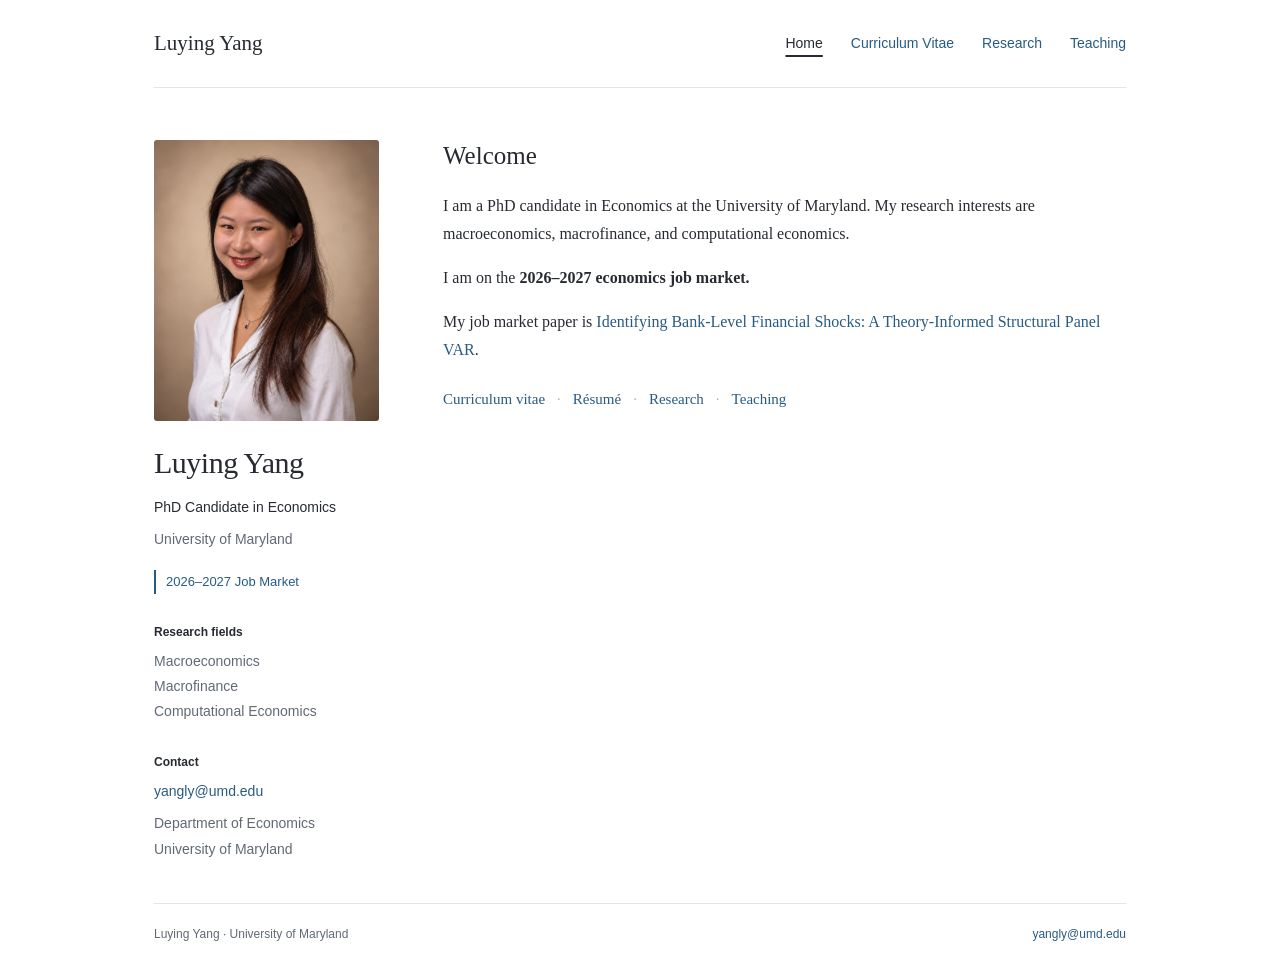
<file: index.html>
<!doctype html>
<html lang="en">
  
<link rel="icon" type="image/png" href="/headshot_Yang.png">

<meta property="og:site_name" content="Luying Yang">

<script type="application/ld+json">
{
  "@context": "https://schema.org",
  "@type": "WebSite",
  "name": "Luying Yang",
  "url": "https://www.luyingyang.com/"
}
</script>
  
<head>
  <meta charset="utf-8">
  <meta name="viewport" content="width=device-width, initial-scale=1">
  <meta name="description" content="Luying Yang, Economics PhD candidate at the University of Maryland, on the 2026–2027 job market.">
  <meta name="theme-color" content="#ffffff">
  <title>Home | Luying Yang</title>
  <link rel="stylesheet" href="styles.css">
</head>
<body>
  <a class="skip" href="#main">Skip to content</a>
  <div class="page">
    <header>
      <a class="site-name" href="index.html">Luying Yang</a>
      <nav aria-label="Main navigation"><a href="index.html" aria-current="page">Home</a><a href="cv.html">Curriculum Vitae</a><a href="research.html">Research</a><a href="teaching.html">Teaching</a></nav>
    </header>
    <div class="layout">
      <aside aria-label="Candidate information">
        <img class="portrait" src="headshot_Yang.png" alt="Portrait of Luying Yang" width="1122" height="1402" fetchpriority="high">
        <h1>Luying Yang</h1>
        <p class="role">PhD Candidate in Economics</p>
        <p>University of Maryland</p>
        <p class="market">2026–2027 Job Market</p>
        <div class="sidebar-group"><h2>Research fields</h2><p>Macroeconomics<br>Macrofinance<br>Computational Economics</p></div>
        <div class="sidebar-group"><h2>Contact</h2><p><a href="mailto:yangly@umd.edu">yangly@umd.edu</a></p><p>Department of Economics<br>University of Maryland</p></div>
      </aside>
      <main id="main">
        <section aria-labelledby="welcome-heading">
          <h2 id="welcome-heading">Welcome</h2>
          <p>I am a PhD candidate in Economics at the University of Maryland. My research interests are macroeconomics, macrofinance, and computational economics.</p>
          <p>I am on the <strong>2026–2027 economics job market.</strong></p>
          <p>My job market paper is <a href="research.html#jmp">Identifying Bank-Level Financial Shocks: A Theory-Informed Structural Panel VAR</a>.</p>
          <div class="document-links"><a href="cv.html#cv">Curriculum vitae</a><span aria-hidden="true">·</span><a href="https://drive.google.com/file/d/13_eAFkBP6AF-kcWCIEQrM_1yj52_lZYG/view" target="_blank" rel="noopener noreferrer">Résumé</a><span aria-hidden="true">·</span><a href="research.html">Research</a><span aria-hidden="true">·</span><a href="teaching.html">Teaching</a></div>
        </section>
      </main>
    </div>
    <footer><span>Luying Yang · University of Maryland</span><a href="mailto:yangly@umd.edu">yangly@umd.edu</a></footer>
  </div>
</body>
</html>
</file>
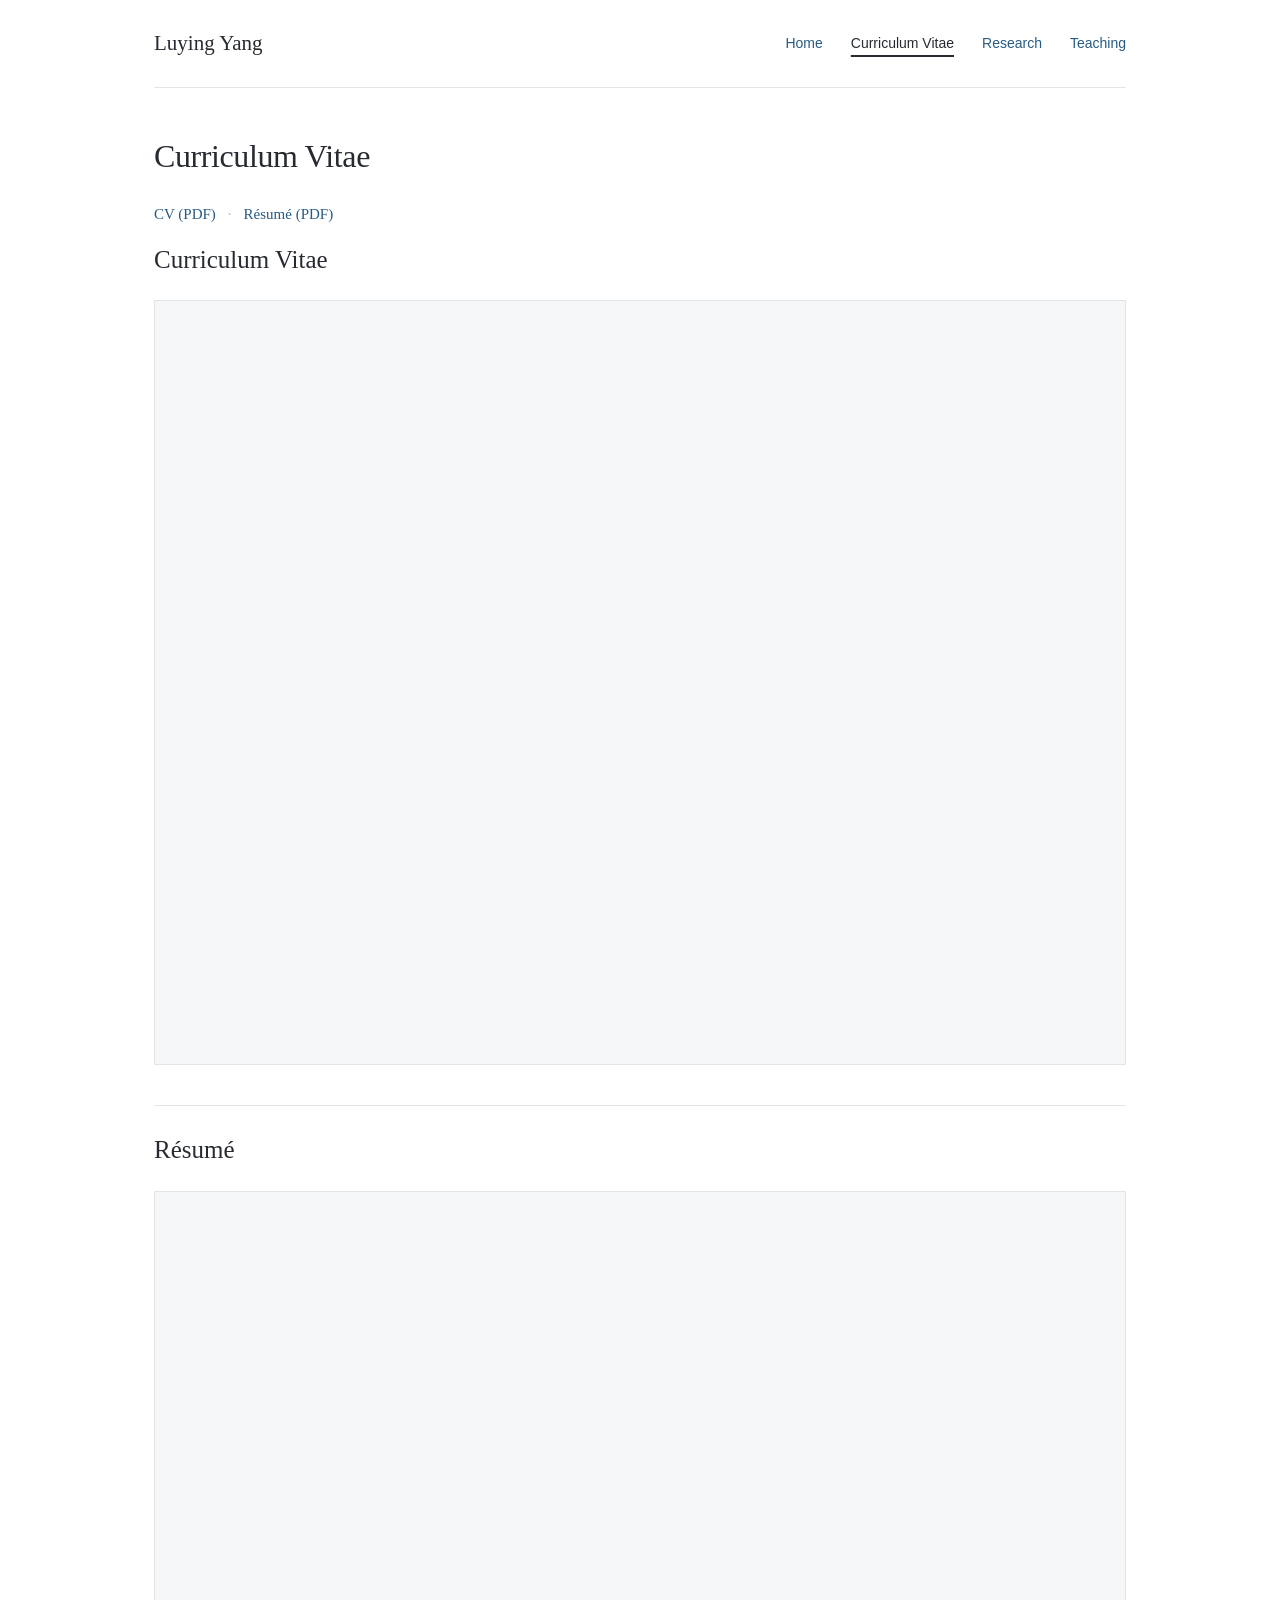
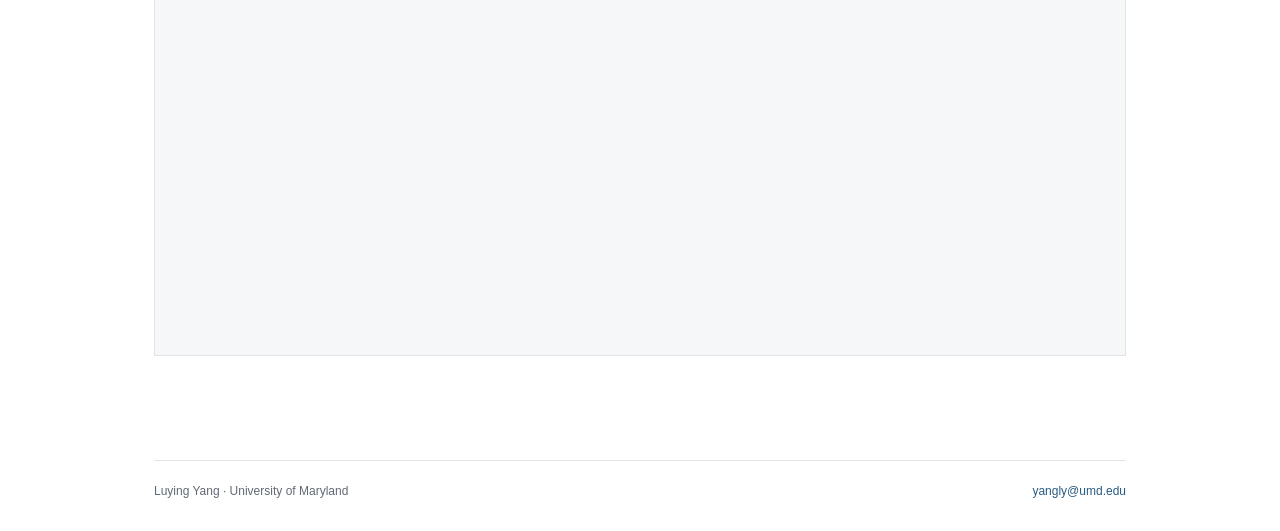
<file: cv.html>
<!doctype html>
<html lang="en">
<head>
  <meta charset="utf-8">
  <meta name="viewport" content="width=device-width, initial-scale=1">
  <meta name="description" content="Curriculum vitae and résumé of Luying Yang, Economics PhD candidate at the University of Maryland.">
  <meta name="theme-color" content="#ffffff">
  <title>Curriculum Vitae | Luying Yang</title>
  <link rel="stylesheet" href="styles.css">
</head>
<body>
  <a class="skip" href="#main">Skip to content</a>
  <div class="page">
    <header>
      <a class="site-name" href="index.html">Luying Yang</a>
      <nav aria-label="Main navigation"><a href="index.html">Home</a><a href="cv.html" aria-current="page">Curriculum Vitae</a><a href="research.html">Research</a><a href="teaching.html">Teaching</a></nav>
    </header>
    <main id="main" class="content-page cv-page">
      <h1 class="page-heading">Curriculum Vitae</h1>
      <p class="document-links"><a href="https://drive.google.com/file/d/1qYryjkPrD2fkxXJ6XPcHi2JgkKjVLWJy/view" target="_blank" rel="noopener noreferrer">CV (PDF)</a><span aria-hidden="true">·</span><a href="https://drive.google.com/file/d/13_eAFkBP6AF-kcWCIEQrM_1yj52_lZYG/view" target="_blank" rel="noopener noreferrer">Résumé (PDF)</a></p>
      <section id="cv" aria-labelledby="cv-heading">
        <h2 id="cv-heading">Curriculum Vitae</h2>
        <iframe class="cv-document" src="https://drive.google.com/file/d/1qYryjkPrD2fkxXJ6XPcHi2JgkKjVLWJy/preview" title="Luying Yang’s curriculum vitae" loading="lazy" allow="fullscreen"></iframe>
      </section>
      <section id="resume" aria-labelledby="resume-heading">
        <h2 id="resume-heading">Résumé</h2>
        <iframe class="cv-document" src="https://drive.google.com/file/d/13_eAFkBP6AF-kcWCIEQrM_1yj52_lZYG/preview" title="Luying Yang’s résumé" loading="lazy" allow="fullscreen"></iframe>
      </section>
    </main>
    <footer><span>Luying Yang · University of Maryland</span><a href="mailto:yangly@umd.edu">yangly@umd.edu</a></footer>
  </div>
</body>
</html>
</file>
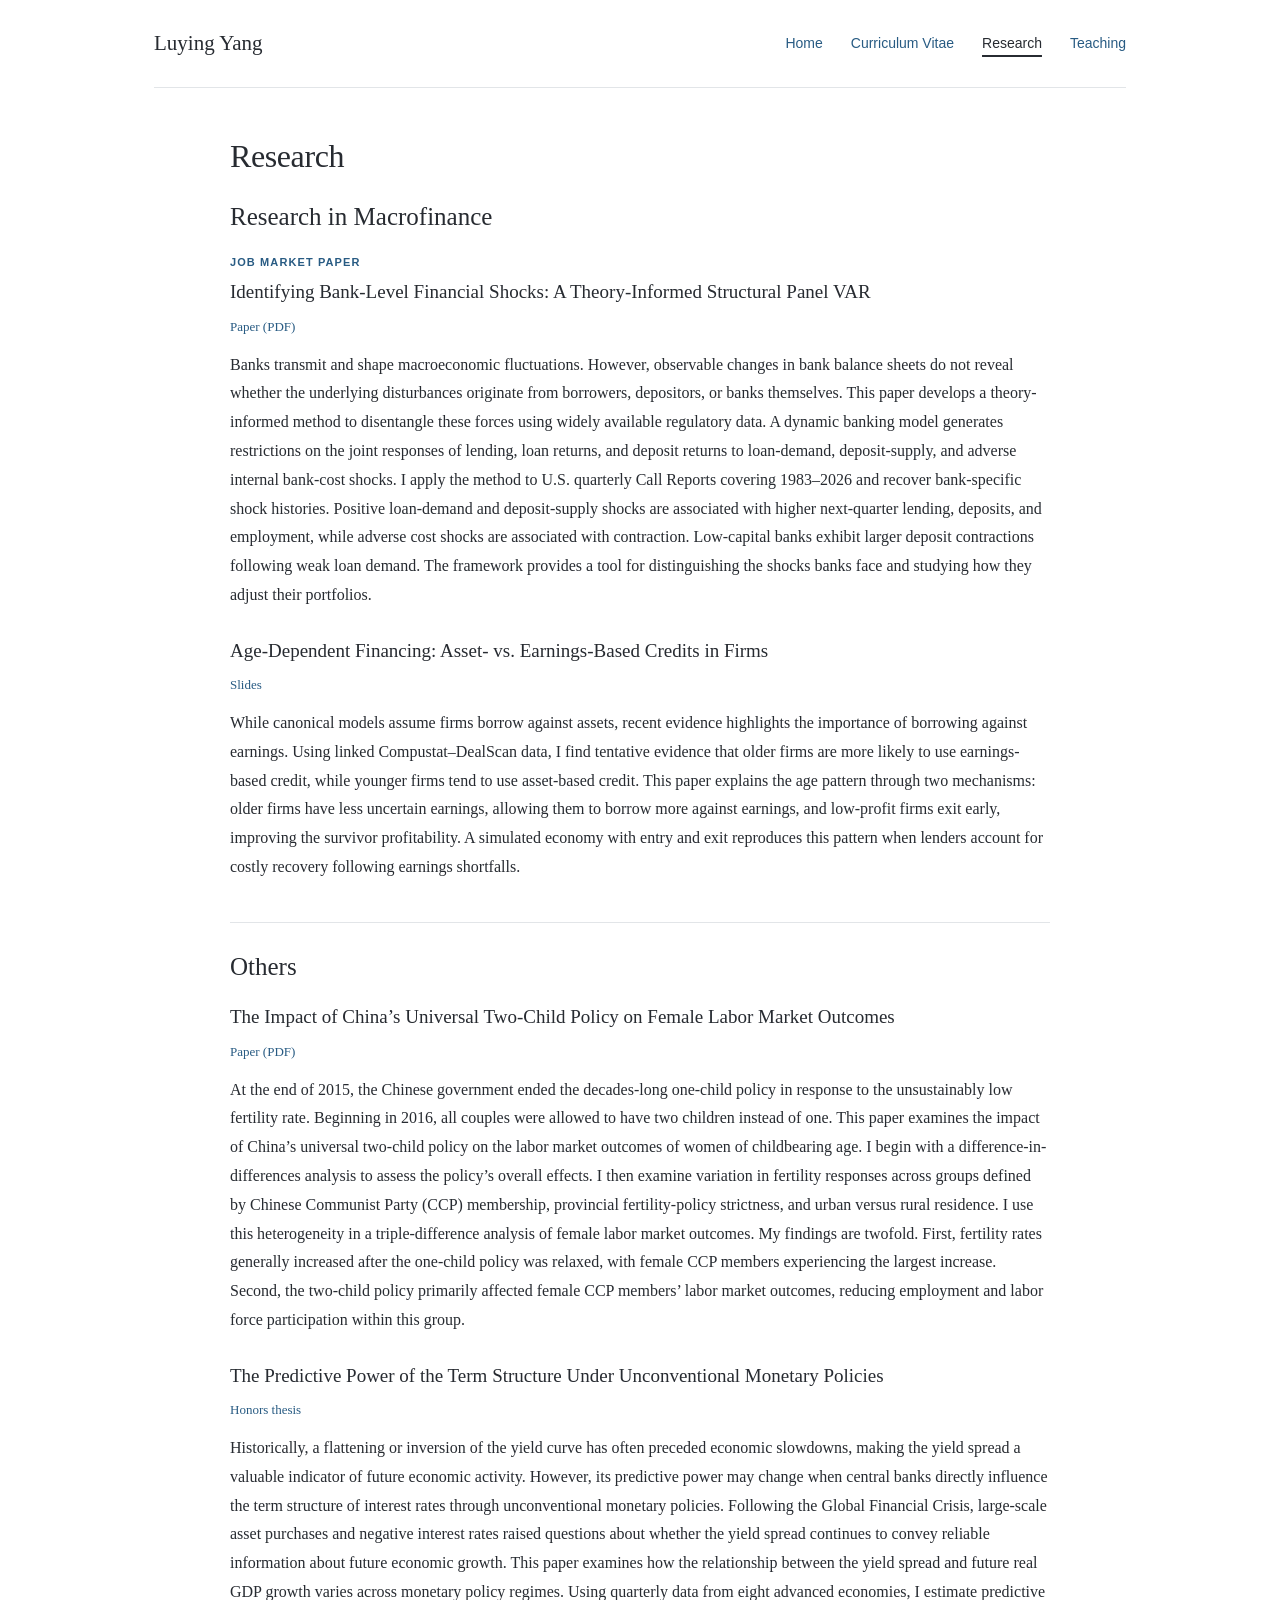
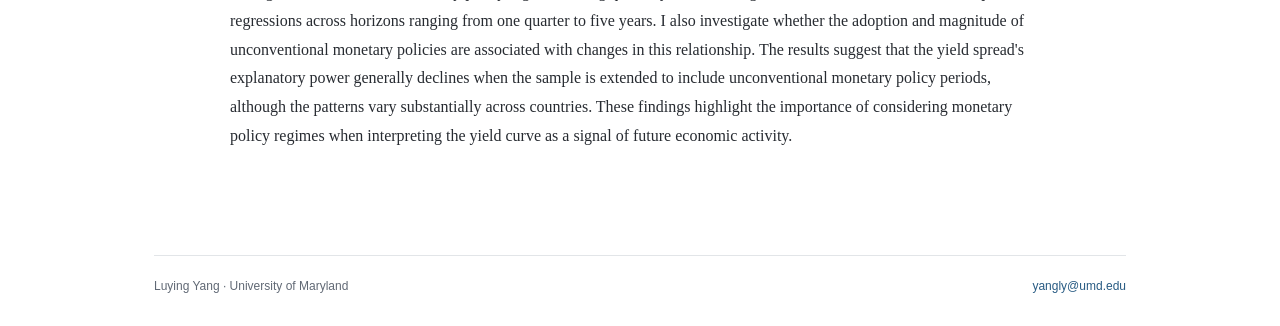
<file: research.html>
<!doctype html>
<html lang="en">
<head>
  <meta charset="utf-8">
  <meta name="viewport" content="width=device-width, initial-scale=1">
  <meta name="description" content="Research in macroeconomics, macrofinance, and computational economics by Luying Yang.">
  <meta name="theme-color" content="#ffffff">
  <title>Research | Luying Yang</title>
  <link rel="stylesheet" href="styles.css">
</head>
<body>
  <a class="skip" href="#main">Skip to content</a>
  <div class="page">
    <header>
      <a class="site-name" href="index.html">Luying Yang</a>
      <nav aria-label="Main navigation"><a href="index.html">Home</a><a href="cv.html">Curriculum Vitae</a><a href="research.html" aria-current="page">Research</a><a href="teaching.html">Teaching</a></nav>
    </header>
    <main id="main" class="content-page">
      <h1 class="page-heading">Research</h1>
      <section aria-labelledby="macrofinance-heading">
        <h2 id="macrofinance-heading">Research in Macrofinance</h2>
        <article class="paper" id="jmp">
          <p class="label">Job market paper</p>
          <h3 id="jmp-title">Identifying Bank-Level Financial Shocks: A Theory-Informed Structural Panel VAR</h3>
          <p class="paper-links"><a href="https://drive.google.com/file/d/1clXKzMHwULfsndYGI6HXz03ntpCzZHnD/view">Paper (PDF)</a></p>
          <p class="abstract">Banks transmit and shape macroeconomic fluctuations. However, observable changes in bank balance sheets do not reveal whether the underlying disturbances originate from borrowers, depositors, or banks themselves. This paper develops a theory-informed method to disentangle these forces using widely available regulatory data. A dynamic banking model generates restrictions on the joint responses of lending, loan returns, and deposit returns to loan-demand, deposit-supply, and adverse internal bank-cost shocks. I apply the method to U.S. quarterly Call Reports covering 1983–2026 and recover bank-specific shock histories. Positive loan-demand and deposit-supply shocks are associated with higher next-quarter lending, deposits, and employment, while adverse cost shocks are associated with contraction. Low-capital banks exhibit larger deposit contractions following weak loan demand. The framework provides a tool for distinguishing the shocks banks face and studying how they adjust their portfolios.</p>
        </article>
        <article class="paper" id="age-dependent-financing">
          <h3>Age-Dependent Financing: Asset- vs. Earnings-Based Credits in Firms</h3>
          <p class="paper-links"><a href="https://drive.google.com/file/d/1V_XgQKwpN81tSbzu8VmLMa-NsfO2-0f_/view">Slides</a></p>
          <p class="abstract">While canonical models assume firms borrow against assets, recent evidence highlights the importance of borrowing against earnings. Using linked Compustat–DealScan data, I find tentative evidence that older firms are more likely to use earnings-based credit, while younger firms tend to use asset-based credit. This paper explains the age pattern through two mechanisms: older firms have less uncertain earnings, allowing them to borrow more against earnings, and low-profit firms exit early, improving the survivor profitability. A simulated economy with entry and exit reproduces this pattern when lenders account for costly recovery following earnings shortfalls.</p>
        </article>
      </section>
      <section aria-labelledby="other-research-heading">
        <h2 id="other-research-heading">Others</h2>
        <article class="paper" id="two-child-policy">
          <h3>The Impact of China’s Universal Two-Child Policy on Female Labor Market Outcomes</h3>
          <p class="paper-links"><a href="https://drive.google.com/file/d/16wVc_oRYxha_Nx1xnjwnjo05NIXlE6kr/view">Paper (PDF)</a></p>
          <p class="abstract">At the end of 2015, the Chinese government ended the decades-long one-child policy in response to the unsustainably low fertility rate. Beginning in 2016, all couples were allowed to have two children instead of one. This paper examines the impact of China’s universal two-child policy on the labor market outcomes of women of childbearing age. I begin with a difference-in-differences analysis to assess the policy’s overall effects. I then examine variation in fertility responses across groups defined by Chinese Communist Party (CCP) membership, provincial fertility-policy strictness, and urban versus rural residence. I use this heterogeneity in a triple-difference analysis of female labor market outcomes. My findings are twofold. First, fertility rates generally increased after the one-child policy was relaxed, with female CCP members experiencing the largest increase. Second, the two-child policy primarily affected female CCP members’ labor market outcomes, reducing employment and labor force participation within this group.</p>
        </article>
        <article class="paper" id="honors-thesis">
          <h3>The Predictive Power of the Term Structure Under Unconventional Monetary Policies</h3>
          <p class="paper-links"><a href="https://digitalcommons.colby.edu/honorstheses/1334/">Honors thesis</a></p>
          <p class="abstract">Historically, a flattening or inversion of the yield curve has often preceded economic slowdowns, making the yield spread a valuable indicator of future economic activity. However, its predictive power may change when central banks directly influence the term structure of interest rates through unconventional monetary policies. Following the Global Financial Crisis, large-scale asset purchases and negative interest rates raised questions about whether the yield spread continues to convey reliable information about future economic growth. This paper examines how the relationship between the yield spread and future real GDP growth varies across monetary policy regimes. Using quarterly data from eight advanced economies, I estimate predictive regressions across horizons ranging from one quarter to five years. I also investigate whether the adoption and magnitude of unconventional monetary policies are associated with changes in this relationship. The results suggest that the yield spread's explanatory power generally declines when the sample is extended to include unconventional monetary policy periods, although the patterns vary substantially across countries. These findings highlight the importance of considering monetary policy regimes when interpreting the yield curve as a signal of future economic activity.</p>
        </article>
      </section>
    </main>
    <footer><span>Luying Yang · University of Maryland</span><a href="mailto:yangly@umd.edu">yangly@umd.edu</a></footer>
  </div>
</body>
</html>
</file>
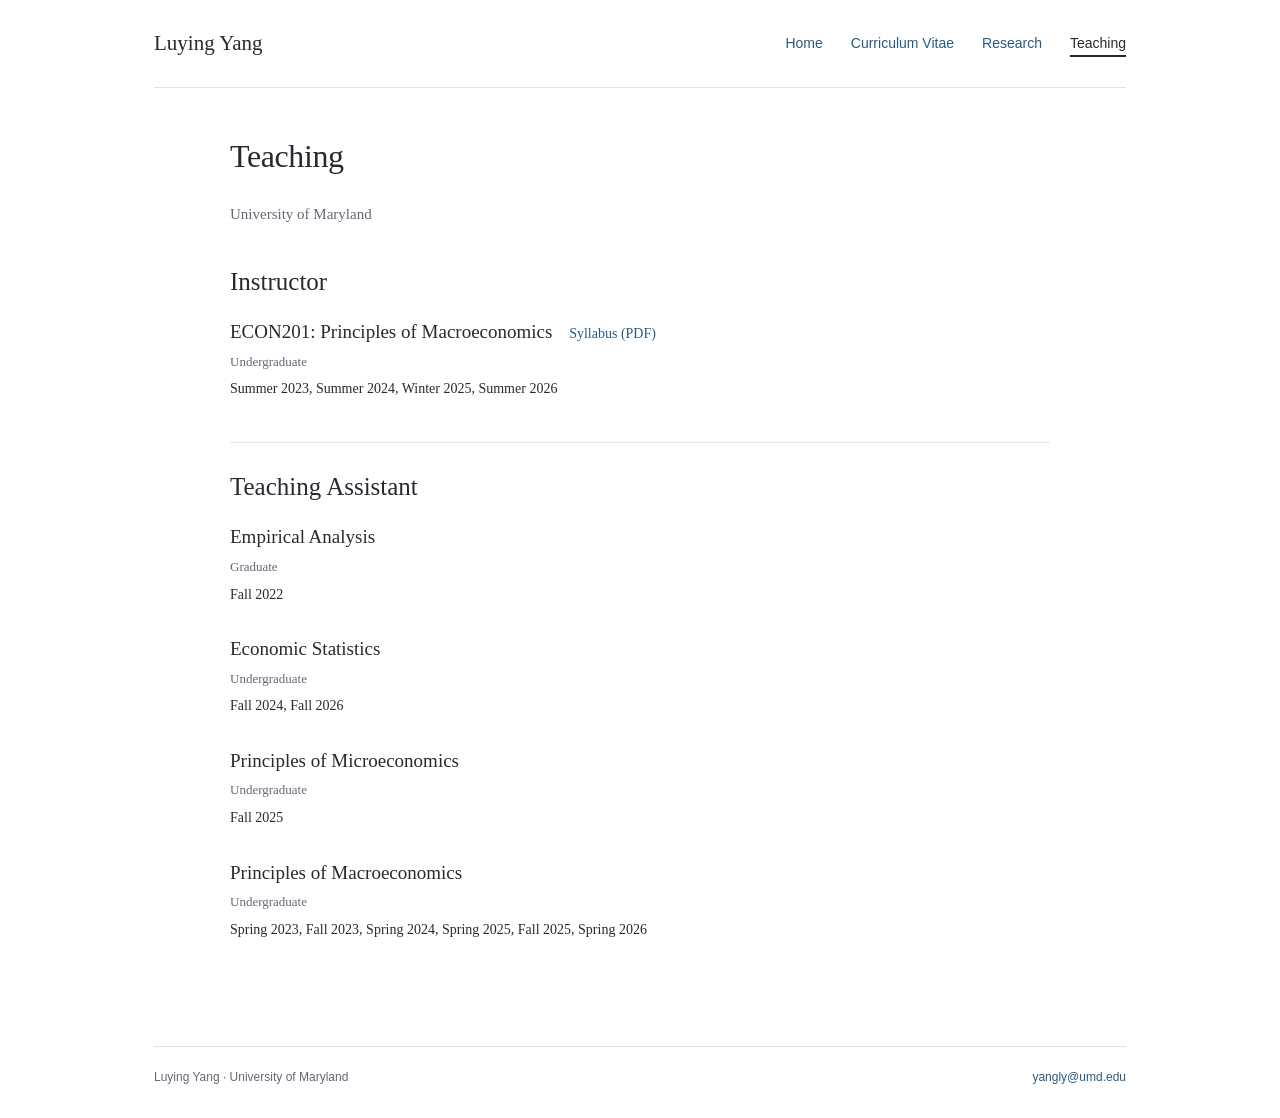
<file: teaching.html>
<!doctype html>
<html lang="en">
<head>
  <meta charset="utf-8">
  <meta name="viewport" content="width=device-width, initial-scale=1">
  <meta name="description" content="Teaching information for Luying Yang, University of Maryland.">
  <meta name="theme-color" content="#ffffff">
  <title>Teaching | Luying Yang</title>
  <link rel="stylesheet" href="styles.css">
</head>
<body>
  <a class="skip" href="#main">Skip to content</a>
  <div class="page">
    <header>
      <a class="site-name" href="index.html">Luying Yang</a>
      <nav aria-label="Main navigation"><a href="index.html">Home</a><a href="cv.html">Curriculum Vitae</a><a href="research.html">Research</a><a href="teaching.html" aria-current="page">Teaching</a></nav>
    </header>
    <main id="main" class="content-page">
      <h1 class="page-heading">Teaching</h1>
      <p class="page-intro">University of Maryland</p>
      <section aria-labelledby="instructor-heading">
        <h2 id="instructor-heading">Instructor</h2>
        <article class="course">
          <h3>ECON201: Principles of Macroeconomics <a class="syllabus-link" href="https://drive.google.com/file/d/1kWioe1MhnpJqQBauz63W1PlNAlMmLXl7/view" target="_blank" rel="noopener noreferrer" aria-label="ECON201 Summer I 2026 syllabus (PDF)">Syllabus (PDF)</a></h3>
          <p class="course-level">Undergraduate</p>
          <p>Summer 2023, Summer 2024, Winter 2025, Summer 2026</p>
        </article>
      </section>
      <section aria-labelledby="assistant-heading">
        <h2 id="assistant-heading">Teaching Assistant</h2>
        <article class="course">
          <h3>Empirical Analysis</h3><p class="course-level">Graduate</p><p>Fall 2022</p>
        </article>
        <article class="course">
          <h3>Economic Statistics</h3><p class="course-level">Undergraduate</p><p>Fall 2024, Fall 2026</p>
        </article>
        <article class="course">
          <h3>Principles of Microeconomics</h3><p class="course-level">Undergraduate</p><p>Fall 2025</p>
        </article>
        <article class="course">
          <h3>Principles of Macroeconomics</h3><p class="course-level">Undergraduate</p><p>Spring 2023, Fall 2023, Spring 2024, Spring 2025, Fall 2025, Spring 2026</p>
        </article>
      </section>
    </main>
    <footer><span>Luying Yang · University of Maryland</span><a href="mailto:yangly@umd.edu">yangly@umd.edu</a></footer>
  </div>
</body>
</html>
</file>
<file: styles.css>
:root{color-scheme:light;--ink:#272b31;--muted:#616975;--blue:#285b83;--line:#e2e5e8}
*{box-sizing:border-box}html{scroll-behavior:smooth;scroll-padding-top:30px}body{margin:0;background:#fff;color:var(--ink);font-family:Georgia,"Times New Roman",serif;font-size:16px;line-height:1.75;-webkit-font-smoothing:antialiased}a{color:var(--blue);text-decoration:none}a:hover{text-decoration:underline;text-underline-offset:4px}a:focus-visible,summary:focus-visible{outline:2px solid var(--blue);outline-offset:5px}.skip{position:absolute;top:-100px;left:16px;background:#fff;padding:10px;z-index:2}.skip:focus{top:8px}.draft-note{background:#f5f6f7;color:#616975;font:12px/1.6 -apple-system,BlinkMacSystemFont,"Segoe UI",sans-serif;text-align:center;padding:8px 20px;border-bottom:1px solid var(--line)}.page{max-width:1060px;padding:0 44px;margin:auto}header{display:flex;justify-content:space-between;align-items:center;border-bottom:1px solid var(--line);padding:25px 0;gap:25px}.site-name{font-size:21px;color:var(--ink)}nav{display:flex;gap:28px;font:14px/1.6 -apple-system,BlinkMacSystemFont,"Segoe UI",sans-serif}.layout{display:grid;grid-template-columns:225px minmax(0,1fr);gap:64px;padding:52px 0 34px}aside{font:14px/1.8 -apple-system,BlinkMacSystemFont,"Segoe UI",sans-serif;color:var(--muted);overflow-wrap:anywhere}aside h1{font-family:Georgia,"Times New Roman",serif;font-weight:400;font-size:30px;line-height:1.2;color:var(--ink);margin:0 0 14px;letter-spacing:-.5px}aside p{margin:0 0 7px}.role{color:var(--ink)}.market{margin-top:18px;border-left:2px solid var(--blue);padding-left:10px;color:var(--blue);font-size:13px}.sidebar-group{margin-top:29px}aside h2{font:600 12px/1.5 -apple-system,BlinkMacSystemFont,"Segoe UI",sans-serif;color:var(--ink);margin:0 0 8px}.small{font-size:13px;margin-top:26px}main{min-width:0}section{margin:0 0 40px}section+section{border-top:1px solid var(--line);padding-top:28px}h2{font-size:25px;font-weight:400;line-height:1.3;margin:0 0 20px}p{margin:0 0 16px}strong{font-weight:600}.placeholder{color:#737981}.document-links{display:flex;flex-wrap:wrap;gap:12px;margin-top:22px;font-size:15px}.document-links span{color:#adb2b8}.label{font:600 11px/1.5 -apple-system,BlinkMacSystemFont,"Segoe UI",sans-serif;letter-spacing:1.1px;text-transform:uppercase;color:var(--blue);margin:0 0 8px}.paper{margin:0 0 27px}.paper h3,.paper h4{font-size:19px;font-weight:400;line-height:1.5;margin:0 0 9px}.paper-summary{margin-bottom:10px}.paper-links{font-size:13px;margin-bottom:12px}.pending{font-family:-apple-system,BlinkMacSystemFont,"Segoe UI",sans-serif;font-size:13px;color:var(--muted)}details{margin-top:12px}summary{cursor:pointer;color:var(--blue);font-size:14px;width:fit-content}details p{margin:12px 0 0;padding-left:15px;border-left:2px solid #edf0f2;font-size:15px;line-height:1.8}.subheading{font:600 14px/1.5 -apple-system,BlinkMacSystemFont,"Segoe UI",sans-serif;margin:32px 0 18px}.coauthors{font-size:14px;margin:0 0 8px}.teaching-row{display:flex;justify-content:space-between;gap:20px;margin-top:22px}.teaching-row h3{font-size:16px;font-weight:400;margin:0}.teaching-row p,.teaching-row>span{font-size:13px;margin:3px 0 0}.teaching-row>span{white-space:nowrap}footer{display:flex;justify-content:space-between;gap:20px;border-top:1px solid var(--line);padding:21px 0 30px;font:12px/1.6 -apple-system,BlinkMacSystemFont,"Segoe UI",sans-serif;color:var(--muted)}@media(max-width:760px){.page{padding:0 24px}header{flex-direction:column;align-items:flex-start;gap:13px;padding:20px 0}nav{gap:25px;flex-wrap:wrap}.layout{grid-template-columns:1fr;gap:35px;padding-top:30px}aside{padding-bottom:28px;border-bottom:1px solid var(--line)}aside h1{font-size:32px}.sidebar-group{margin-top:20px}section{margin-bottom:32px}.teaching-row{flex-direction:column;gap:0}.draft-note{text-align:left;font-size:11px}footer{font-size:11px}}@media(prefers-reduced-motion:reduce){html{scroll-behavior:auto}}@media print{.draft-note,nav,.skip,footer{display:none}.page{max-width:none;padding:0}.layout{gap:28px;grid-template-columns:190px 1fr}a{color:inherit}details p{display:block}section{break-inside:avoid}}

.portrait{display:block;width:225px;max-width:100%;height:auto;border-radius:3px;margin:0 0 24px}
.syllabus-link{display:inline-block;margin-left:12px;font-size:14px;white-space:nowrap}

nav a[aria-current="page"]{color:var(--ink);text-decoration:underline;text-decoration-thickness:2px;text-underline-offset:7px}
.content-page{padding:48px 0 64px;min-height:65vh;max-width:820px;margin:0 auto}
.page-heading{font-size:32px;font-weight:400;line-height:1.3;margin:0 0 24px;letter-spacing:-.4px}
.page-intro{color:var(--muted);font-size:15px;margin-bottom:38px}
.paper-title{font-size:23px;line-height:1.5;margin:0 0 16px}
.cv-page{max-width:none}.cv-document{display:block;width:100%;height:850px;height:85vh;min-height:500px;border:1px solid var(--line);margin-top:24px;background:#f6f7f8}
@media(max-width:760px){nav{gap:12px 22px}.content-page{padding:32px 0 44px}.page-heading{font-size:29px}.paper-title{font-size:21px}.cv-document{min-height:450px}}

.abstract-heading{font:600 13px/1.5 -apple-system,BlinkMacSystemFont,"Segoe UI",sans-serif;margin:24px 0 10px}.abstract{font-size:16px;line-height:1.8}.research-list{padding-left:20px}.research-list li{padding-left:3px;margin-bottom:16px}.course{margin-bottom:28px}.course h3{font-size:19px;font-weight:400;line-height:1.5;margin:0 0 4px}.course p{font-size:14px;margin:0 0 4px}.course .course-level{color:var(--muted);font-size:13px}
</file>
